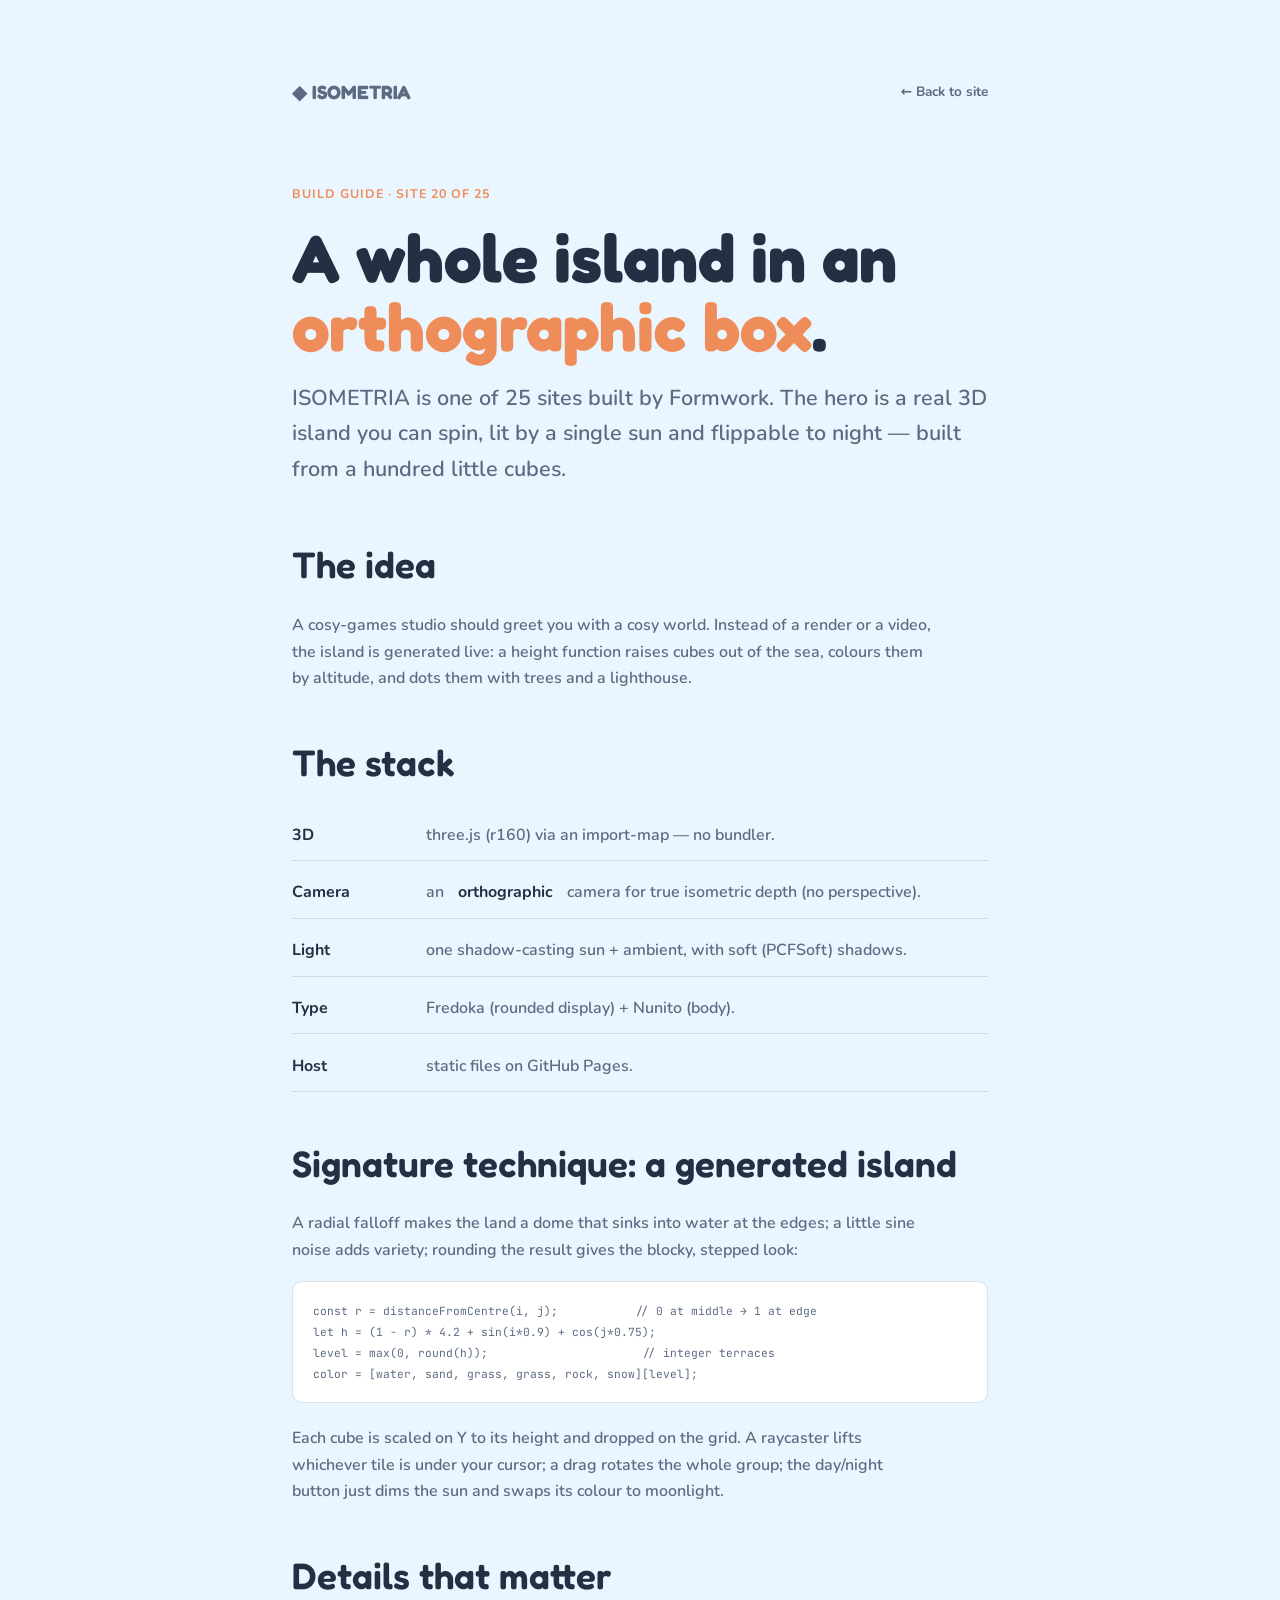
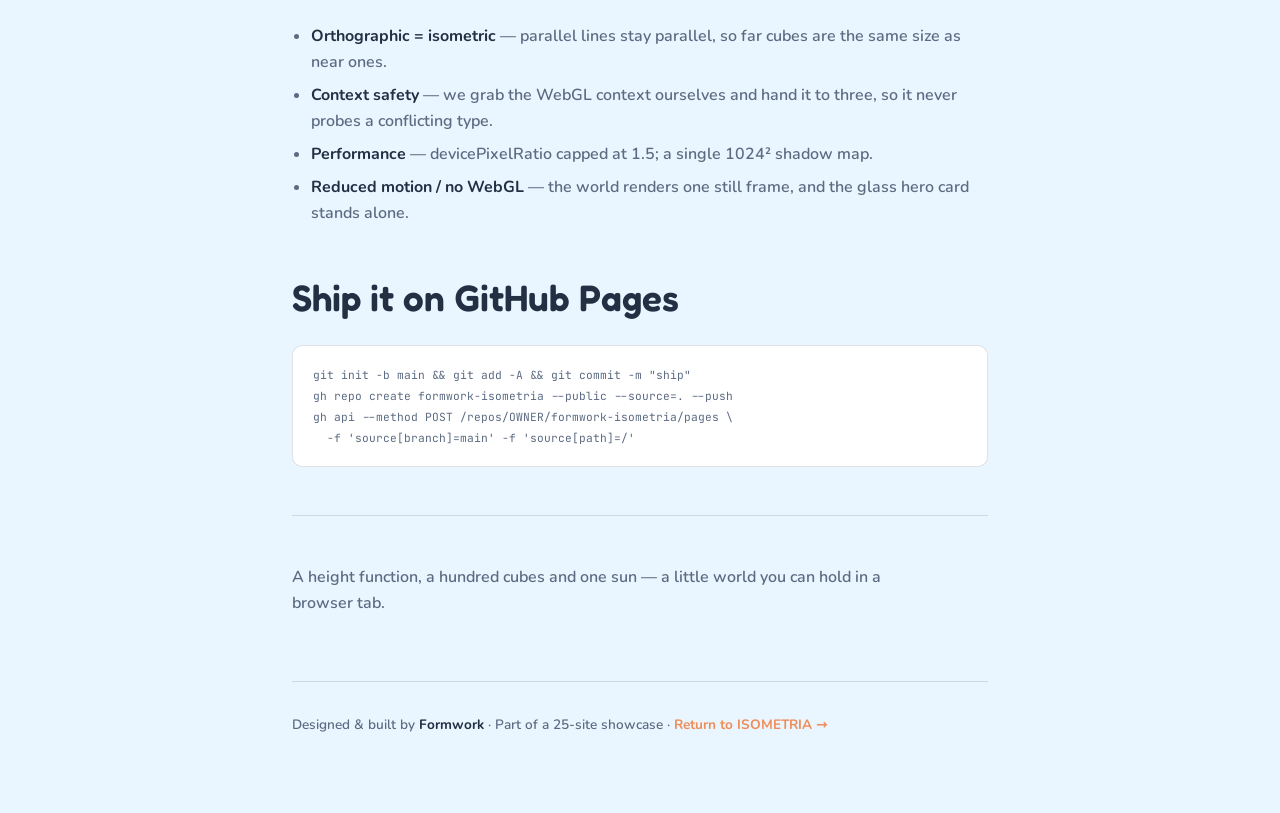
<file: guide/index.html>
<!doctype html>
<html lang="en">
<head>
<meta charset="utf-8" />
<meta name="viewport" content="width=device-width, initial-scale=1" />
<title>ISOMETRIA — Guide · How this was built</title>
<meta name="description" content="How the ISOMETRIA site was built with Formwork: an isometric island in three.js with an orthographic camera, soft shadows, and a day/night toggle." />
<link rel="preconnect" href="https://fonts.googleapis.com" />
<link rel="preconnect" href="https://fonts.gstatic.com" crossorigin />
<link href="https://fonts.googleapis.com/css2?family=Fredoka:wght@500;600;700&family=Nunito:wght@400;600;700&family=JetBrains+Mono:wght@400&display=swap" rel="stylesheet" />
<style>
  :root{--bg:#eaf6ff;--ink:#233044;--dim:#5c6b82;--accent:#ef8d5a;--line:rgba(35,48,68,.14)}
  *{box-sizing:border-box;margin:0;padding:0}
  body{background:var(--bg);color:var(--ink);font-family:"Nunito",system-ui,sans-serif;line-height:1.65;-webkit-font-smoothing:antialiased}
  a{color:var(--accent);text-decoration:none;font-weight:700}a:hover{text-decoration:underline}
  .wrap{max-width:760px;margin:0 auto;padding:clamp(28px,6vw,80px) clamp(20px,5vw,32px)}
  .top{display:flex;justify-content:space-between;align-items:center;font-weight:700;font-size:.85rem;color:var(--dim);margin-bottom:clamp(40px,8vh,80px)}
  .top a{color:var(--dim)}
  .brand{font-family:"Fredoka",sans-serif;font-weight:700;font-size:1.2rem;color:var(--ink)}
  .tag{display:inline-block;font-weight:700;font-size:.78rem;letter-spacing:.08em;text-transform:uppercase;color:var(--accent);margin-bottom:1.2rem}
  h1{font-family:"Fredoka",sans-serif;font-weight:700;font-size:clamp(2.4rem,7vw,4.2rem);line-height:1.02;margin-bottom:1.2rem}
  h1 em{font-style:normal;color:var(--accent)}
  .lede{font-size:clamp(1.1rem,2.2vw,1.35rem);color:var(--dim);max-width:56ch;margin-bottom:3rem;font-weight:600}
  h2{font-family:"Fredoka",sans-serif;font-weight:600;font-size:clamp(1.6rem,4vw,2.3rem);margin:2.6rem 0 1rem}
  p{color:var(--dim);margin:0 0 1.1rem;max-width:64ch;font-weight:600}
  strong{color:var(--ink)}
  ul{color:var(--dim);margin:0 0 1.2rem 1.2rem;font-weight:600}li{margin:.4rem 0}
  code{font-family:"JetBrains Mono",monospace;font-size:.86em;background:rgba(35,48,68,.08);padding:.12em .4em;border-radius:4px;color:var(--ink);font-weight:400}
  pre{background:#fff;border:1px solid var(--line);border-radius:10px;padding:18px 20px;overflow-x:auto;margin:0 0 1.4rem;font-size:.82rem;line-height:1.6;font-family:"JetBrains Mono",monospace}
  pre code{background:none;padding:0;color:var(--dim)}
  .stack{list-style:none;margin:0 0 1.2rem;padding:0}
  .stack li{display:flex;gap:14px;padding:12px 0;border-bottom:1px solid var(--line)}
  .stack b{color:var(--ink);min-width:120px}
  .rule{height:1px;background:var(--line);margin:3rem 0}
  footer{margin-top:4rem;padding-top:2rem;border-top:1px solid var(--line);font-weight:600;font-size:.85rem;color:var(--dim)}
</style>
</head>
<body>
<div class="wrap">
  <div class="top"><a class="brand" href="../">◆ ISOMETRIA</a><a href="../">← Back to site</a></div>
  <span class="tag">Build guide · Site 20 of 25</span>
  <h1>A whole island in an <em>orthographic box</em>.</h1>
  <p class="lede">ISOMETRIA is one of 25 sites built by Formwork. The hero is a real 3D island you can spin,
    lit by a single sun and flippable to night — built from a hundred little cubes.</p>

  <h2>The idea</h2>
  <p>A cosy-games studio should greet you with a cosy world. Instead of a render or a video, the island
    is generated live: a height function raises cubes out of the sea, colours them by altitude, and dots
    them with trees and a lighthouse.</p>

  <h2>The stack</h2>
  <ul class="stack">
    <li><b>3D</b> three.js (r160) via an import-map — no bundler.</li>
    <li><b>Camera</b> an <strong>orthographic</strong> camera for true isometric depth (no perspective).</li>
    <li><b>Light</b> one shadow-casting sun + ambient, with soft (PCFSoft) shadows.</li>
    <li><b>Type</b> Fredoka (rounded display) + Nunito (body).</li>
    <li><b>Host</b> static files on GitHub Pages.</li>
  </ul>

  <h2>Signature technique: a generated island</h2>
  <p>A radial falloff makes the land a dome that sinks into water at the edges; a little sine noise adds
    variety; rounding the result gives the blocky, stepped look:</p>
  <pre><code>const r = distanceFromCentre(i, j);           // 0 at middle → 1 at edge
let h = (1 - r) * 4.2 + sin(i*0.9) + cos(j*0.75);
level = max(0, round(h));                      // integer terraces
color = [water, sand, grass, grass, rock, snow][level];</code></pre>
  <p>Each cube is scaled on Y to its height and dropped on the grid. A raycaster lifts whichever tile is
    under your cursor; a drag rotates the whole group; the day/night button just dims the sun and swaps
    its colour to moonlight.</p>

  <h2>Details that matter</h2>
  <ul>
    <li><strong>Orthographic = isometric</strong> — parallel lines stay parallel, so far cubes are the same size as near ones.</li>
    <li><strong>Context safety</strong> — we grab the WebGL context ourselves and hand it to three, so it never probes a conflicting type.</li>
    <li><strong>Performance</strong> — devicePixelRatio capped at 1.5; a single 1024² shadow map.</li>
    <li><strong>Reduced motion / no WebGL</strong> — the world renders one still frame, and the glass hero card stands alone.</li>
  </ul>

  <h2>Ship it on GitHub Pages</h2>
  <pre><code>git init -b main &amp;&amp; git add -A &amp;&amp; git commit -m "ship"
gh repo create formwork-isometria --public --source=. --push
gh api --method POST /repos/OWNER/formwork-isometria/pages \
  -f 'source[branch]=main' -f 'source[path]=/'</code></pre>

  <div class="rule"></div>
  <p>A height function, a hundred cubes and one sun — a little world you can hold in a browser tab.</p>
  <footer>Designed &amp; built by <strong>Formwork</strong> · Part of a 25-site showcase · <a href="../">Return to ISOMETRIA →</a></footer>
</div>
</body>
</html>
</file>
